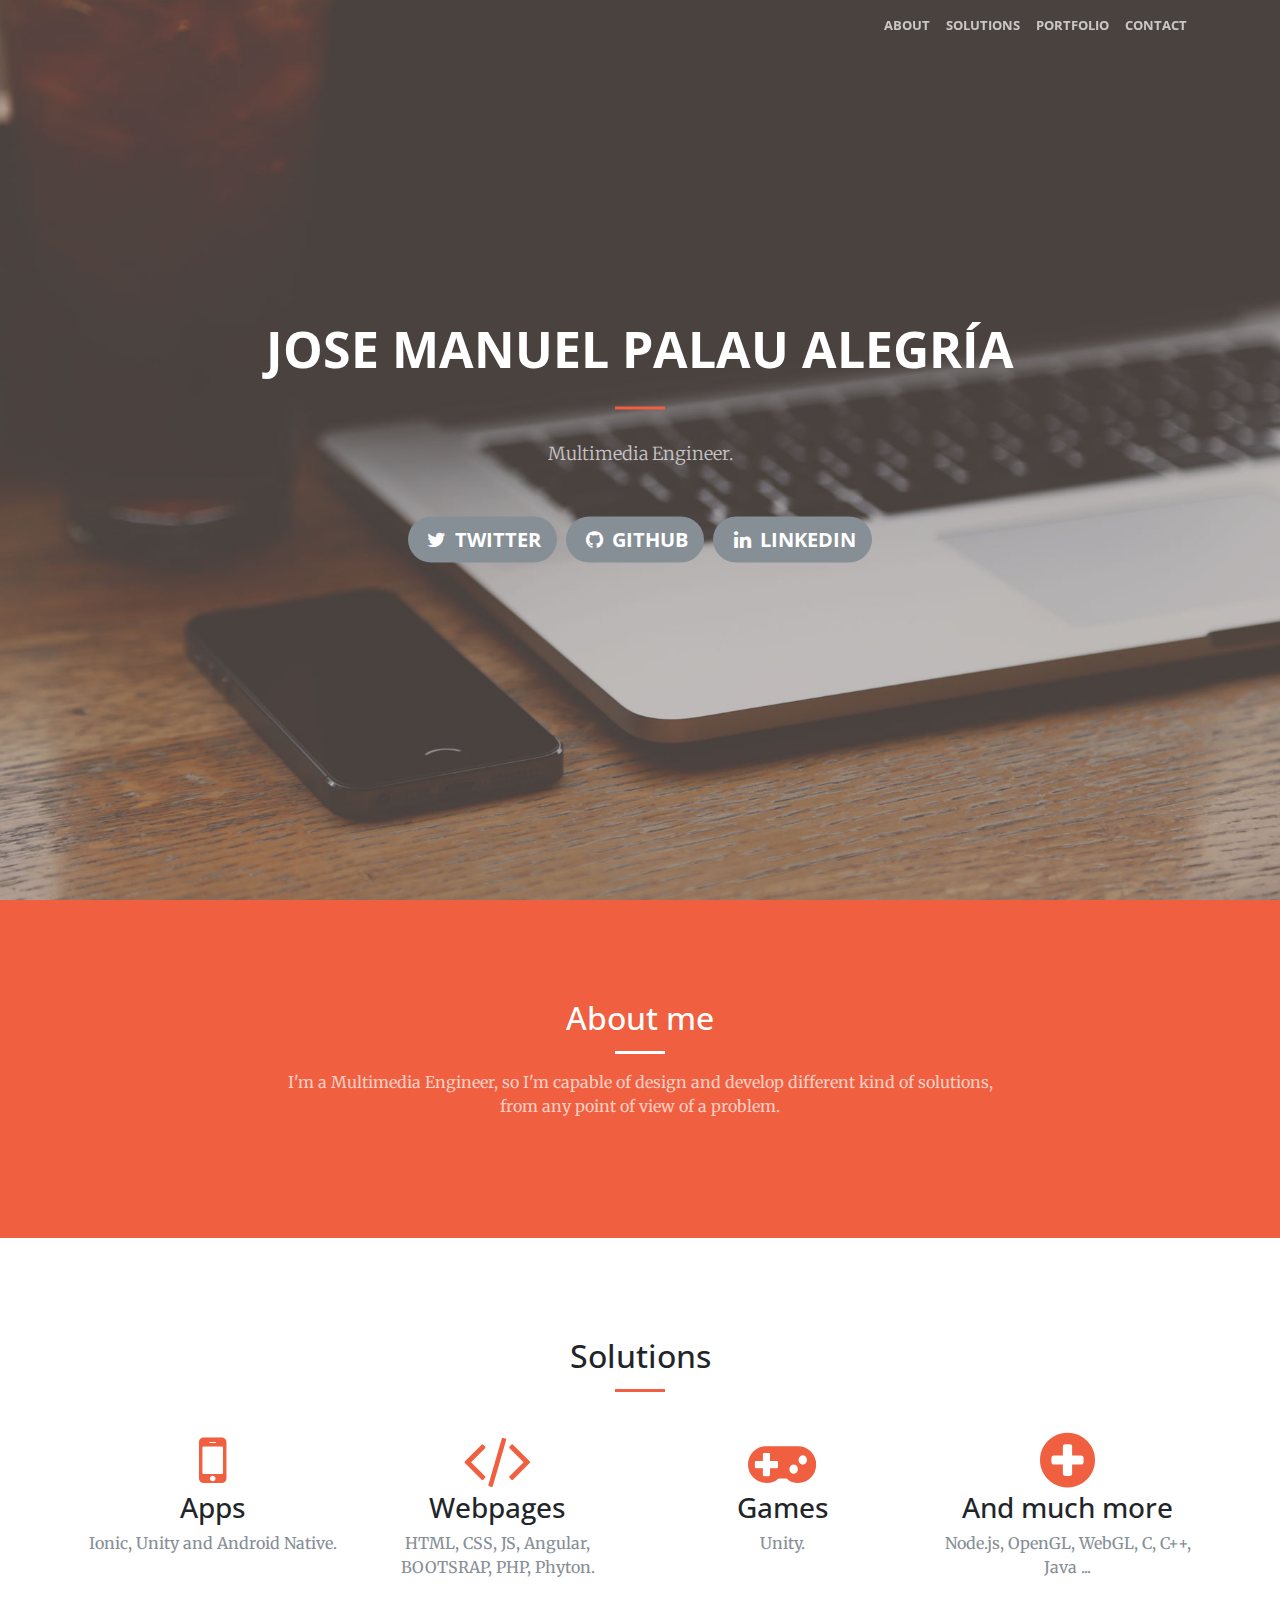
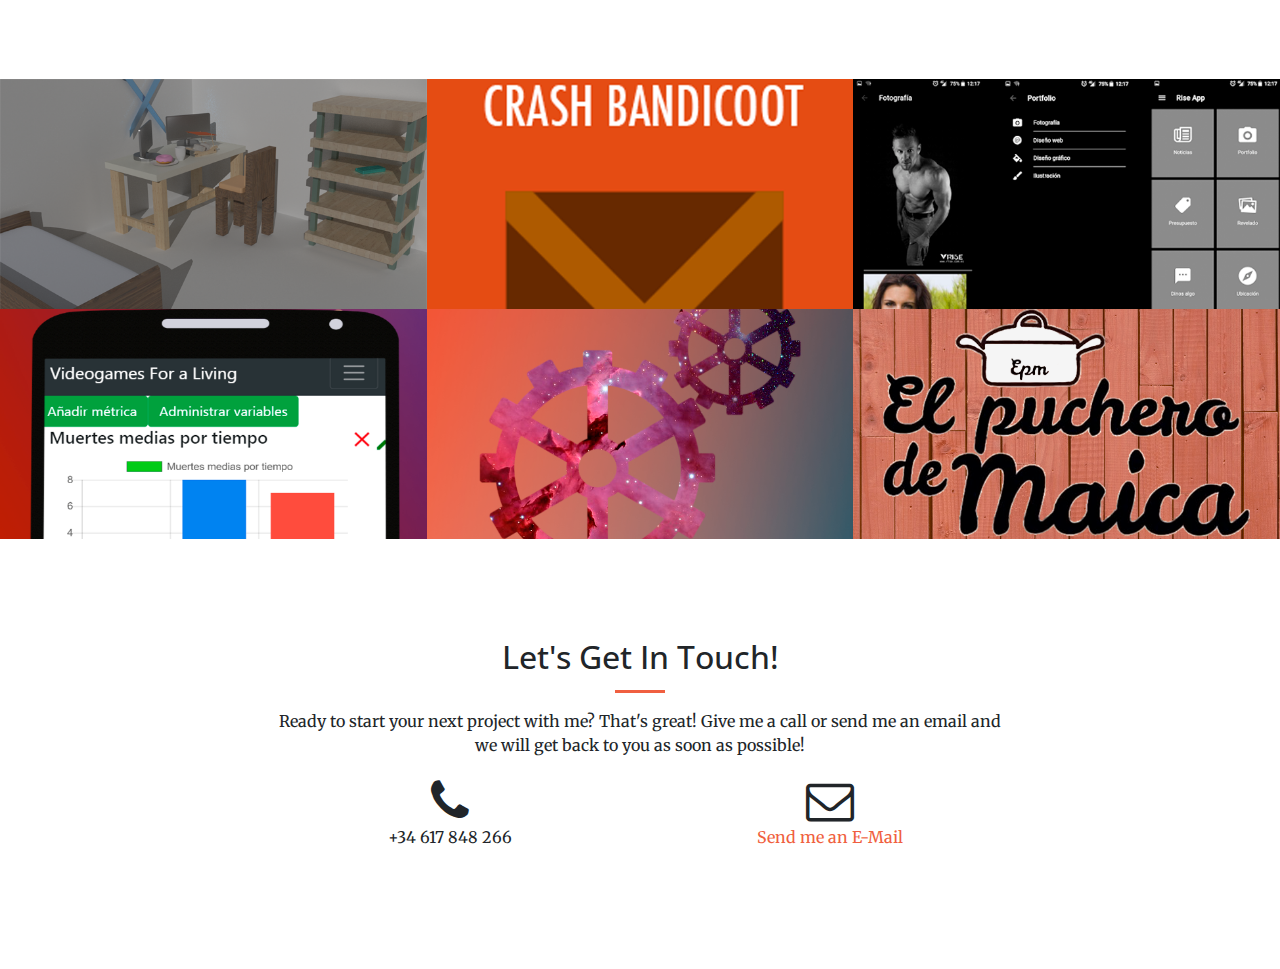
<file: index.html>
<!DOCTYPE html>
<html lang="en">

<head>

  <meta charset="utf-8">
  <meta name="viewport" content="width=device-width, initial-scale=1, shrink-to-fit=no">
  <meta name="description" content="">
  <meta name="author" content="">

  <title>Jose Manuel Palau Alegría</title>

  <!-- Bootstrap core CSS -->
  <link href="vendor/bootstrap/css/bootstrap.min.css" rel="stylesheet">

  <!-- Custom fonts for this template -->
  <link href="vendor/font-awesome/css/font-awesome.min.css" rel="stylesheet" type="text/css">
  <link href='https://fonts.googleapis.com/css?family=Open+Sans:300italic,400italic,600italic,700italic,800italic,400,300,600,700,800'
    rel='stylesheet' type='text/css'>
  <link href='https://fonts.googleapis.com/css?family=Merriweather:400,300,300italic,400italic,700,700italic,900,900italic'
    rel='stylesheet' type='text/css'>

  <!-- Plugin CSS -->
  <link href="vendor/magnific-popup/magnific-popup.css" rel="stylesheet">

  <!-- Custom styles for this template -->
  <link href="css/creative.min.css" rel="stylesheet">

</head>

<body id="page-top">

  <!-- Navigation -->
  <nav class="navbar navbar-expand-lg navbar-light fixed-top" id="mainNav">
    <div class="container">
      <button class="navbar-toggler navbar-toggler-right" type="button" data-toggle="collapse" data-target="#navbarResponsive"
        aria-controls="navbarResponsive" aria-expanded="false" aria-label="Toggle navigation">
        <span class="navbar-toggler-icon"></span>
      </button>
      <div class="collapse navbar-collapse" id="navbarResponsive">
        <ul class="navbar-nav ml-auto">
          <li class="nav-item">
            <a class="nav-link js-scroll-trigger" href="#about">About</a>
          </li>
          <li class="nav-item">
            <a class="nav-link js-scroll-trigger" href="#services">Solutions</a>
          </li>
          <li class="nav-item">
            <a class="nav-link js-scroll-trigger" href="#portfolio">Portfolio</a>
          </li>
          <li class="nav-item">
            <a class="nav-link js-scroll-trigger" href="#contact">Contact</a>
          </li>
        </ul>
      </div>
    </div>
  </nav>

  <header class="masthead">
    <div class="header-content">
      <div class="header-content-inner">
        <h1 id="homeHeading">Jose Manuel Palau Alegría</h1>
        <hr>
        <p>Multimedia Engineer.</p>
        <ul class="list-inline intro-social-buttons">
          <li class="list-inline-item">
            <a target="_blank" href="https://twitter.com/palau_alegria" class="btn btn-secondary btn-lg">
              <i class="fa fa-twitter fa-fw"></i>
              <span class="network-name">Twitter</span>
            </a>
          </li>
          <li class="list-inline-item">
            <a target="_blank" href="https://github.com/palgria" class="btn btn-secondary btn-lg">
              <i class="fa fa-github fa-fw"></i>
              <span class="network-name">Github</span>
            </a>
          </li>
          <li class="list-inline-item">
            <a target="_blank" href="https://www.linkedin.com/in/jose-manuel-palau-alegr%C3%ADa-34025b138/" class="btn btn-secondary btn-lg">
              <i class="fa fa-linkedin fa-fw"></i>
              <span class="network-name">Linkedin</span>
            </a>
          </li>
        </ul>
      </div>
    </div>
  </header>

  <section class="bg-primary" id="about">
    <div class="container">
      <div class="row">
        <div class="col-lg-8 mx-auto text-center">
          <h2 class="section-heading text-white">About me</h2>
          <hr class="light">
          <p class="text-faded">I'm a Multimedia Engineer, so I'm capable of design and develop different kind of solutions, from any point of view of a problem. </p>

        </div>
      </div>
    </div>
  </section>

  <section id="services">
    <div class="container">
      <div class="row">
        <div class="col-lg-12 text-center">
          <h2 class="section-heading">Solutions</h2>
          <hr class="primary">
        </div>
      </div>
    </div>
    <div class="container">
      <div class="row">
        <div class="col-lg-3 col-md-6 text-center">
          <div class="service-box">
            <i class="fa fa-4x fa-mobile text-primary sr-icons"></i>
            <h3>Apps</h3>
            <p class="text-muted">Ionic, Unity and Android Native.</p>
          </div>
        </div>
        <div class="col-lg-3 col-md-6 text-center">
          <div class="service-box">
            <i class="fa fa-4x fa-code text-primary sr-icons"></i>
            <h3>Webpages</h3>
            <p class="text-muted">HTML, CSS, JS, Angular, BOOTSRAP, PHP, Phyton.</p>
          </div>
        </div>
        <div class="col-lg-3 col-md-6 text-center">
          <div class="service-box">
            <i class="fa fa-4x fa-gamepad text-primary sr-icons"></i>
            <h3>Games</h3>
            <p class="text-muted">Unity.</p>
          </div>
        </div>
        <div class="col-lg-3 col-md-6 text-center">
          <div class="service-box">
            <i class="fa fa-4x fa-plus-circle text-primary sr-icons"></i>
            <h3>And much more</h3>
            <p class="text-muted">Node.js, OpenGL, WebGL, C, C++, Java ...</p>
          </div>
        </div>
      </div>
    </div>
  </section>

  <section class="p-0" id="portfolio">
    <div class="container-fluid">
      <div class="row no-gutter popup-gallery">
        <div class="col-lg-4 col-sm-6">
          <a class="portfolio-box" href="habitacion3d.html">
            <img class="img-fluid" src="img/portfolio/thumbnails/habitacion3d.png" alt="">
            <div class="portfolio-box-caption">
              <div class="portfolio-box-caption-content">
                <div class="project-category text-faded">
                  Computer Graphics
                </div>
                <div class="project-name">
                  3D room and other assets
                </div>
              </div>
            </div>
          </a>
        </div>
        <div class="col-lg-4 col-sm-6">
          <a class="portfolio-box" href="minimalistposters.html">
            <img class="img-fluid" src="img/portfolio/thumbnails/crashMinimalista.png" alt="">
            <div class="portfolio-box-caption">
              <div class="portfolio-box-caption-content">
                <div class="project-category text-faded">
                  Graphic Design
                </div>
                <div class="project-name">
                  Minimalist posters
                </div>
              </div>
            </div>
          </a>
        </div>
        <div class="col-lg-4 col-sm-6">
          <a class="portfolio-box" href="riseapp.html">
            <img class="img-fluid" src="img/portfolio/thumbnails/rise.png" alt="">
            <div class="portfolio-box-caption">
              <div class="portfolio-box-caption-content">
                <div class="project-category text-faded">
                  Rise Creative Studio
                </div>
                <div class="project-name">
                  Ionic App for the studio
                </div>
              </div>
            </div>
          </a>
        </div>
        <div class="col-lg-4 col-sm-6">
          <a class="portfolio-box" href="videogames.html">
            <img class="img-fluid" src="img/portfolio/thumbnails/videogames2.png" alt="">
            <div class="portfolio-box-caption">
              <div class="portfolio-box-caption-content">
                <div class="project-category text-faded">
                  Videogames for a living
                </div>
                <div class="project-name">
                  Metric system for videogames
                </div>
              </div>
            </div>
          </a>
        </div>
        <div class="col-lg-4 col-sm-6">
          <a class="portfolio-box" href="other.html">
            <img class="img-fluid" src="img/portfolio/thumbnails/gears3.png" alt="">
            <div class="portfolio-box-caption">
              <div class="portfolio-box-caption-content">
                <div class="project-category text-faded">
                  Other projects
                </div>

              </div>
            </div>
          </a>
        </div>
        <div class="col-lg-4 col-sm-6">
          <a class="portfolio-box" href="maica.html">
            <img class="img-fluid" src="img/portfolio/thumbnails/maica.png" alt="">
            <div class="portfolio-box-caption">
              <div class="portfolio-box-caption-content">
                <div class="project-category text-faded">
                  El puchero de Maica
                </div>
                <div class="project-name">
                  Food House Manager
                </div>
              </div>
            </div>
          </a>
        </div>
      </div>
    </div>
  </section>


  <section id="contact">
    <div class="container">
      <div class="row">
        <div class="col-lg-8 mx-auto text-center">
          <h2 class="section-heading">Let's Get In Touch!</h2>
          <hr class="primary">
          <p>Ready to start your next project with me? That's great! Give me a call or send me an email and we will get back
            to you as soon as possible!</p>
        </div>
      </div>
      <div class="row">
        <div class="col-lg-4 ml-auto text-center">
          <i class="fa fa-phone fa-3x sr-contact"></i>
          <p>+34 617 848 266</p>
        </div>
        <div class="col-lg-4 mr-auto text-center">
          <i class="fa fa-envelope-o fa-3x sr-contact"></i>
          <p>
            <a href="mailto:your-palaualegriaosemanuel@gmail.com">Send me an E-Mail</a>
          </p>
        </div>
      </div>
    </div>
  </section>

  <!-- Bootstrap core JavaScript -->
  <script src="vendor/jquery/jquery.min.js"></script>
  <script src="vendor/popper/popper.min.js"></script>
  <script src="vendor/bootstrap/js/bootstrap.min.js"></script>

  <!-- Plugin JavaScript -->
  <script src="vendor/jquery-easing/jquery.easing.min.js"></script>
  <script src="vendor/scrollreveal/scrollreveal.min.js"></script>
  <script src="vendor/magnific-popup/jquery.magnific-popup.min.js"></script>

  <!-- Custom scripts for this template -->
  <script src="js/creative.js"></script>

</body>

</html>
</file>
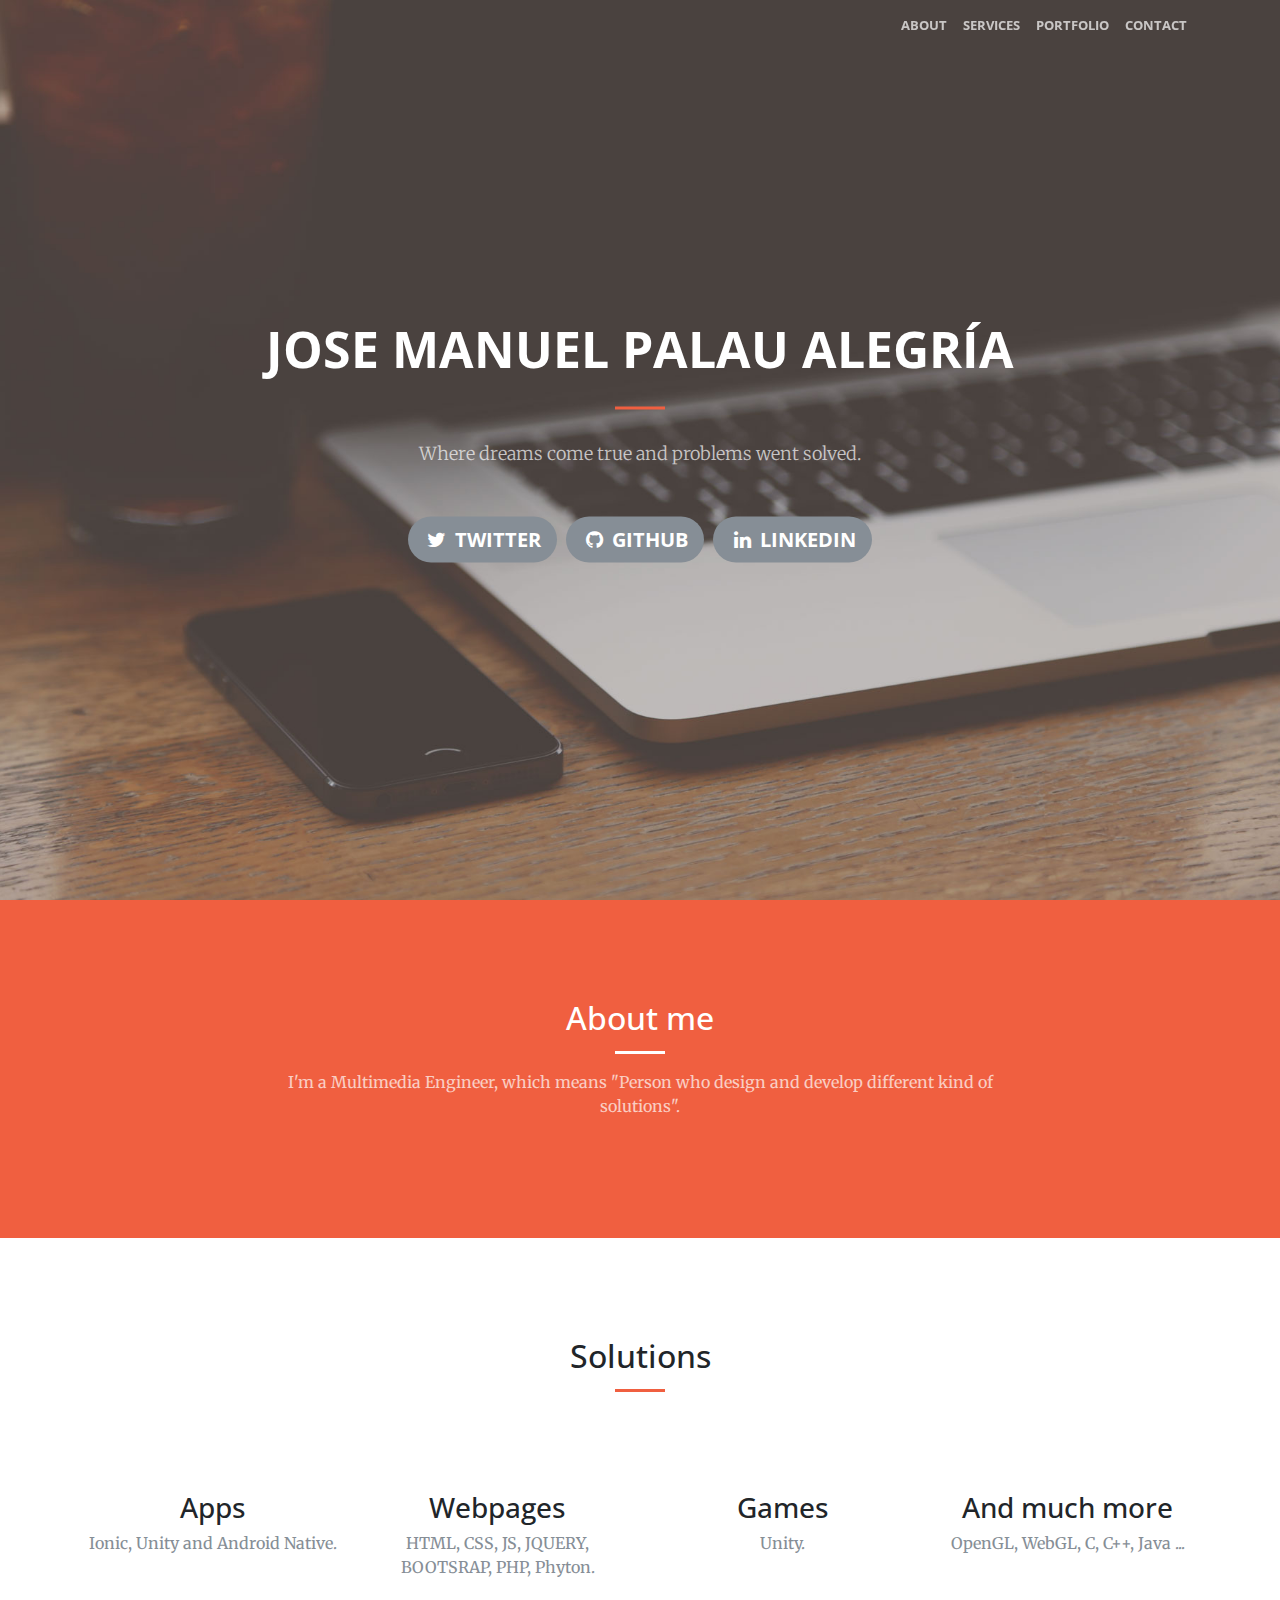
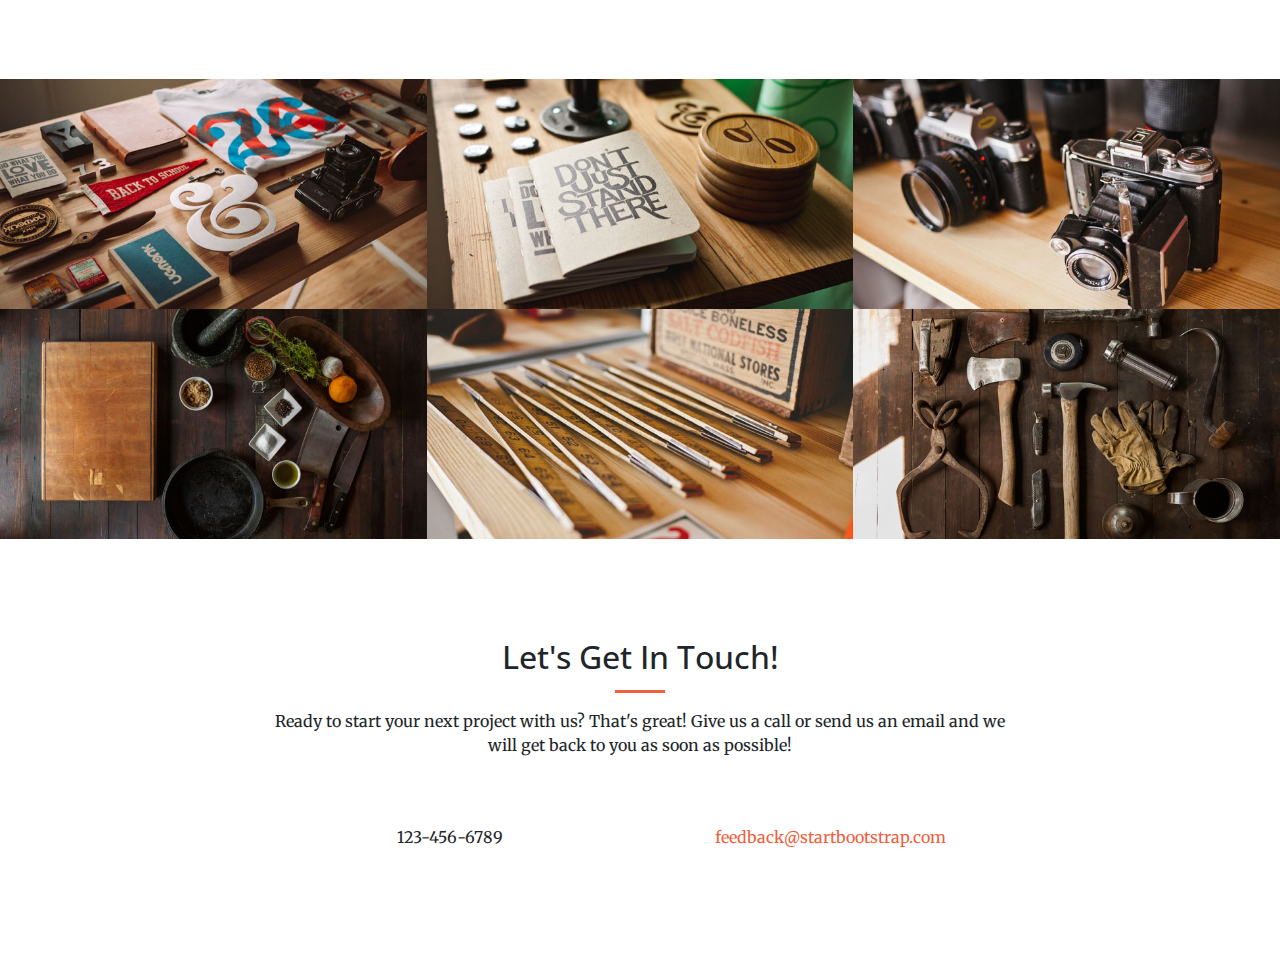
<file: Index/index.html>
<!DOCTYPE html>
<html lang="en">

  <head>

    <meta charset="utf-8">
    <meta name="viewport" content="width=device-width, initial-scale=1, shrink-to-fit=no">
    <meta name="description" content="">
    <meta name="author" content="">

    <title>JMPA Portfolio</title>

    <!-- Bootstrap core CSS -->
    <link href="vendor/bootstrap/css/bootstrap.min.css" rel="stylesheet">

    <!-- Custom fonts for this template -->
    <link href="vendor/font-awesome/css/font-awesome.min.css" rel="stylesheet" type="text/css">
    <link href='https://fonts.googleapis.com/css?family=Open+Sans:300italic,400italic,600italic,700italic,800italic,400,300,600,700,800' rel='stylesheet' type='text/css'>
    <link href='https://fonts.googleapis.com/css?family=Merriweather:400,300,300italic,400italic,700,700italic,900,900italic' rel='stylesheet' type='text/css'>

    <!-- Plugin CSS -->
    <link href="vendor/magnific-popup/magnific-popup.css" rel="stylesheet">

    <!-- Custom styles for this template -->
    <link href="css/creative.min.css" rel="stylesheet">

  </head>

  <body id="page-top">

    <!-- Navigation -->
    <nav class="navbar navbar-expand-lg navbar-light fixed-top" id="mainNav">
      <div class="container">
        <button class="navbar-toggler navbar-toggler-right" type="button" data-toggle="collapse" data-target="#navbarResponsive" aria-controls="navbarResponsive" aria-expanded="false" aria-label="Toggle navigation">
          <span class="navbar-toggler-icon"></span>
        </button>
        <div class="collapse navbar-collapse" id="navbarResponsive">
          <ul class="navbar-nav ml-auto">
            <li class="nav-item">
              <a class="nav-link js-scroll-trigger" href="#about">About</a>
            </li>
            <li class="nav-item">
              <a class="nav-link js-scroll-trigger" href="#services">Services</a>
            </li>
            <li class="nav-item">
              <a class="nav-link js-scroll-trigger" href="#portfolio">Portfolio</a>
            </li>
            <li class="nav-item">
              <a class="nav-link js-scroll-trigger" href="#contact">Contact</a>
            </li>
          </ul>
        </div>
      </div>
    </nav>

    <header class="masthead">
      <div class="header-content">
        <div class="header-content-inner">
          <h1 id="homeHeading">Jose Manuel Palau Alegría</h1>
          <hr>
          <p>Where dreams come true and problems went solved.</p>
          <ul class="list-inline intro-social-buttons">
            <li class="list-inline-item">
              <a href="#" class="btn btn-secondary btn-lg">
                <i class="fa fa-twitter fa-fw"></i>
                <span class="network-name">Twitter</span>
              </a>
            </li>
            <li class="list-inline-item">
              <a href="#" class="btn btn-secondary btn-lg">
                <i class="fa fa-github fa-fw"></i>
                <span class="network-name">Github</span>
              </a>
            </li>
            <li class="list-inline-item">
              <a href="#" class="btn btn-secondary btn-lg">
                <i class="fa fa-linkedin fa-fw"></i>
                <span class="network-name">Linkedin</span>
              </a>
            </li>
          </ul>
        </div>
      </div>
    </header>

    <section class="bg-primary" id="about">
      <div class="container">
        <div class="row">
          <div class="col-lg-8 mx-auto text-center">
            <h2 class="section-heading text-white">About me</h2>
            <hr class="light">
            <p class="text-faded">I'm a Multimedia Engineer, which means "Person who design and develop different kind of solutions".  </p>

          </div>
        </div>
      </div>
    </section>

    <section id="services">
      <div class="container">
        <div class="row">
          <div class="col-lg-12 text-center">
            <h2 class="section-heading">Solutions</h2>
            <hr class="primary">
          </div>
        </div>
      </div>
      <div class="container">
        <div class="row">
          <div class="col-lg-3 col-md-6 text-center">
            <div class="service-box">
              <i class="fa fa-4x fa-mobile text-primary sr-icons"></i>
              <h3>Apps</h3>
              <p class="text-muted">Ionic, Unity and Android Native.</p>
            </div>
          </div>
          <div class="col-lg-3 col-md-6 text-center">
            <div class="service-box">
              <i class="fa fa-4x fa-code text-primary sr-icons"></i>
              <h3>Webpages</h3>
              <p class="text-muted">HTML, CSS, JS, JQUERY, BOOTSRAP, PHP, Phyton.</p>
            </div>
          </div>
          <div class="col-lg-3 col-md-6 text-center">
            <div class="service-box">
              <i class="fa fa-4x fa-gamepad text-primary sr-icons"></i>
              <h3>Games</h3>
              <p class="text-muted">Unity.</p>
            </div>
          </div>
          <div class="col-lg-3 col-md-6 text-center">
            <div class="service-box">
              <i class="fa fa-4x fa-plus-circle text-primary sr-icons"></i>
              <h3>And much more</h3>
              <p class="text-muted">OpenGL, WebGL, C, C++, Java ...</p>
            </div>
          </div>
        </div>
      </div>
    </section>

    <section class="p-0" id="portfolio">
      <div class="container-fluid">
        <div class="row no-gutter popup-gallery">
          <div class="col-lg-4 col-sm-6">
            <a class="portfolio-box" href="img/portfolio/fullsize/1.jpg">
              <img class="img-fluid" src="img/portfolio/thumbnails/1.jpg" alt="">
              <div class="portfolio-box-caption">
                <div class="portfolio-box-caption-content">
                  <div class="project-category text-faded">
                    Category
                  </div>
                  <div class="project-name">
                    Project Name
                  </div>
                </div>
              </div>
            </a>
          </div>
          <div class="col-lg-4 col-sm-6">
            <a class="portfolio-box" href="img/portfolio/fullsize/2.jpg">
              <img class="img-fluid" src="img/portfolio/thumbnails/2.jpg" alt="">
              <div class="portfolio-box-caption">
                <div class="portfolio-box-caption-content">
                  <div class="project-category text-faded">
                    Category
                  </div>
                  <div class="project-name">
                    Project Name
                  </div>
                </div>
              </div>
            </a>
          </div>
          <div class="col-lg-4 col-sm-6">
            <a class="portfolio-box" href="img/portfolio/fullsize/3.jpg">
              <img class="img-fluid" src="img/portfolio/thumbnails/3.jpg" alt="">
              <div class="portfolio-box-caption">
                <div class="portfolio-box-caption-content">
                  <div class="project-category text-faded">
                    Category
                  </div>
                  <div class="project-name">
                    Project Name
                  </div>
                </div>
              </div>
            </a>
          </div>
          <div class="col-lg-4 col-sm-6">
            <a class="portfolio-box" href="img/portfolio/fullsize/4.jpg">
              <img class="img-fluid" src="img/portfolio/thumbnails/4.jpg" alt="">
              <div class="portfolio-box-caption">
                <div class="portfolio-box-caption-content">
                  <div class="project-category text-faded">
                    Category
                  </div>
                  <div class="project-name">
                    Project Name
                  </div>
                </div>
              </div>
            </a>
          </div>
          <div class="col-lg-4 col-sm-6">
            <a class="portfolio-box" href="img/portfolio/fullsize/5.jpg">
              <img class="img-fluid" src="img/portfolio/thumbnails/5.jpg" alt="">
              <div class="portfolio-box-caption">
                <div class="portfolio-box-caption-content">
                  <div class="project-category text-faded">
                    Category
                  </div>
                  <div class="project-name">
                    Project Name
                  </div>
                </div>
              </div>
            </a>
          </div>
          <div class="col-lg-4 col-sm-6">
            <a class="portfolio-box" href="img/portfolio/fullsize/6.jpg">
              <img class="img-fluid" src="img/portfolio/thumbnails/6.jpg" alt="">
              <div class="portfolio-box-caption">
                <div class="portfolio-box-caption-content">
                  <div class="project-category text-faded">
                    Category
                  </div>
                  <div class="project-name">
                    Project Name
                  </div>
                </div>
              </div>
            </a>
          </div>
        </div>
      </div>
    </section>


    <section id="contact">
      <div class="container">
        <div class="row">
          <div class="col-lg-8 mx-auto text-center">
            <h2 class="section-heading">Let's Get In Touch!</h2>
            <hr class="primary">
            <p>Ready to start your next project with us? That's great! Give us a call or send us an email and we will get back to you as soon as possible!</p>
          </div>
        </div>
        <div class="row">
          <div class="col-lg-4 ml-auto text-center">
            <i class="fa fa-phone fa-3x sr-contact"></i>
            <p>123-456-6789</p>
          </div>
          <div class="col-lg-4 mr-auto text-center">
            <i class="fa fa-envelope-o fa-3x sr-contact"></i>
            <p>
              <a href="mailto:your-email@your-domain.com">feedback@startbootstrap.com</a>
            </p>
          </div>
        </div>
      </div>
    </section>

    <!-- Bootstrap core JavaScript -->
    <script src="vendor/jquery/jquery.min.js"></script>
    <script src="vendor/popper/popper.min.js"></script>
    <script src="vendor/bootstrap/js/bootstrap.min.js"></script>

    <!-- Plugin JavaScript -->
    <script src="vendor/jquery-easing/jquery.easing.min.js"></script>
    <script src="vendor/scrollreveal/scrollreveal.min.js"></script>
    <script src="vendor/magnific-popup/jquery.magnific-popup.min.js"></script>

    <!-- Custom scripts for this template -->
    <script src="js/creative.min.js"></script>

  </body>

</html>
</file>
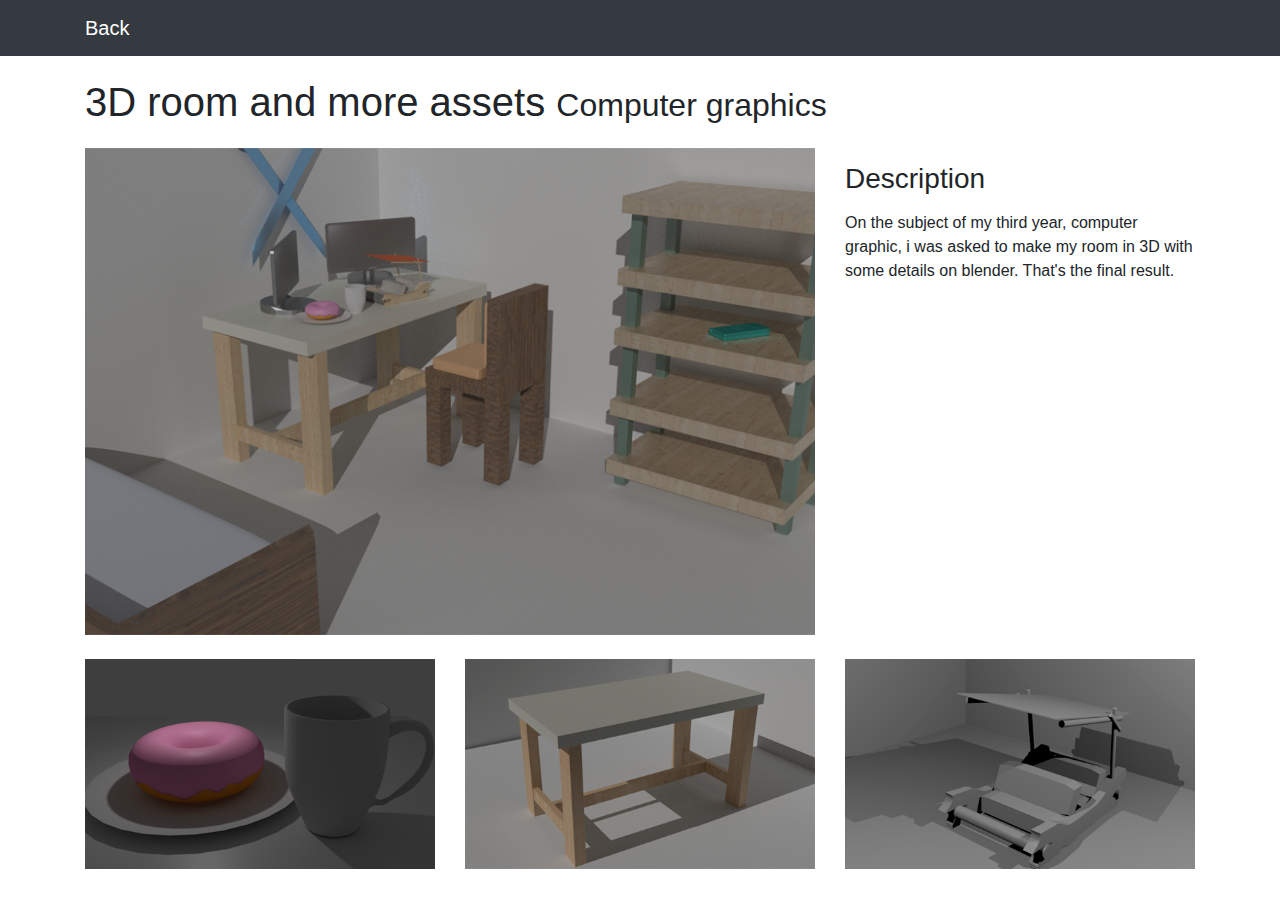
<file: habitacion3d.html>
<!DOCTYPE html>
<html lang="en">

  <head>

    <meta charset="utf-8">
    <meta name="viewport" content="width=device-width, initial-scale=1, shrink-to-fit=no">
    <meta name="description" content="">
    <meta name="author" content="">

    <title>3D Room</title>

    <!-- Bootstrap core CSS -->
    <link href="vendor/bootstrap/css/bootstrap.min.css" rel="stylesheet">

    <!-- Custom styles for this template -->
    <link href="css/portfolio-item.css" rel="stylesheet">

  </head>

  <body>

    <!-- Navigation -->
    <nav class="navbar navbar-expand-lg navbar-dark bg-dark fixed-top">
      <div class="container">
        <a class="navbar-brand" href="index.html">Back</a>
        <button class="navbar-toggler" type="button" data-toggle="collapse" data-target="#navbarResponsive" aria-controls="navbarResponsive" aria-expanded="false" aria-label="Toggle navigation">
          <span class="navbar-toggler-icon"></span>
        </button>

      </div>
    </nav>

    <!-- Page Content -->
    <div class="container">

      <!-- Portfolio Item Heading -->
      <h1 class="my-4">3D room and more assets
        <small>Computer graphics</small>
      </h1>

      <!-- Portfolio Item Row -->
      <div class="row">

        <div class="col-md-8">
          <img class="img-fluid" src="img/portfolio/room3d/habitacion3d.png" alt="">
        </div>

        <div class="col-md-4">
          <h3 class="my-3">Description</h3>
          <p>On the subject of my third year, computer graphic, i was asked to make my room in 3D with some details on blender. That's the final result.</p>
        </div>

      </div>
      <!-- /.row -->

      <br>
      <div class="row">

        <div class="col-md-4 col-sm-6 mb-4">
          <a href="#">
            <img class="img-fluid" src="img/portfolio/room3d/dounttaza.png" alt="">
          </a>
        </div>

        <div class="col-md-4 col-sm-6 mb-4">
          <a href="#">
            <img class="img-fluid" src="img/portfolio/room3d/mesa.png" alt="">
          </a>
        </div>

        <div class="col-md-4 col-sm-6 mb-4">
          <a href="#">
            <img class="img-fluid" src="img/portfolio/room3d/flintsones.png" alt="">
          </a>
        </div>



      </div>
      <!-- /.row -->

    </div>
    <!-- /.container -->



    <!-- Bootstrap core JavaScript -->
    <script src="vendor/jquery/jquery.min.js"></script>
    <script src="vendor/popper/popper.min.js"></script>
    <script src="vendor/bootstrap/js/bootstrap.min.js"></script>

  </body>

</html>
</file>
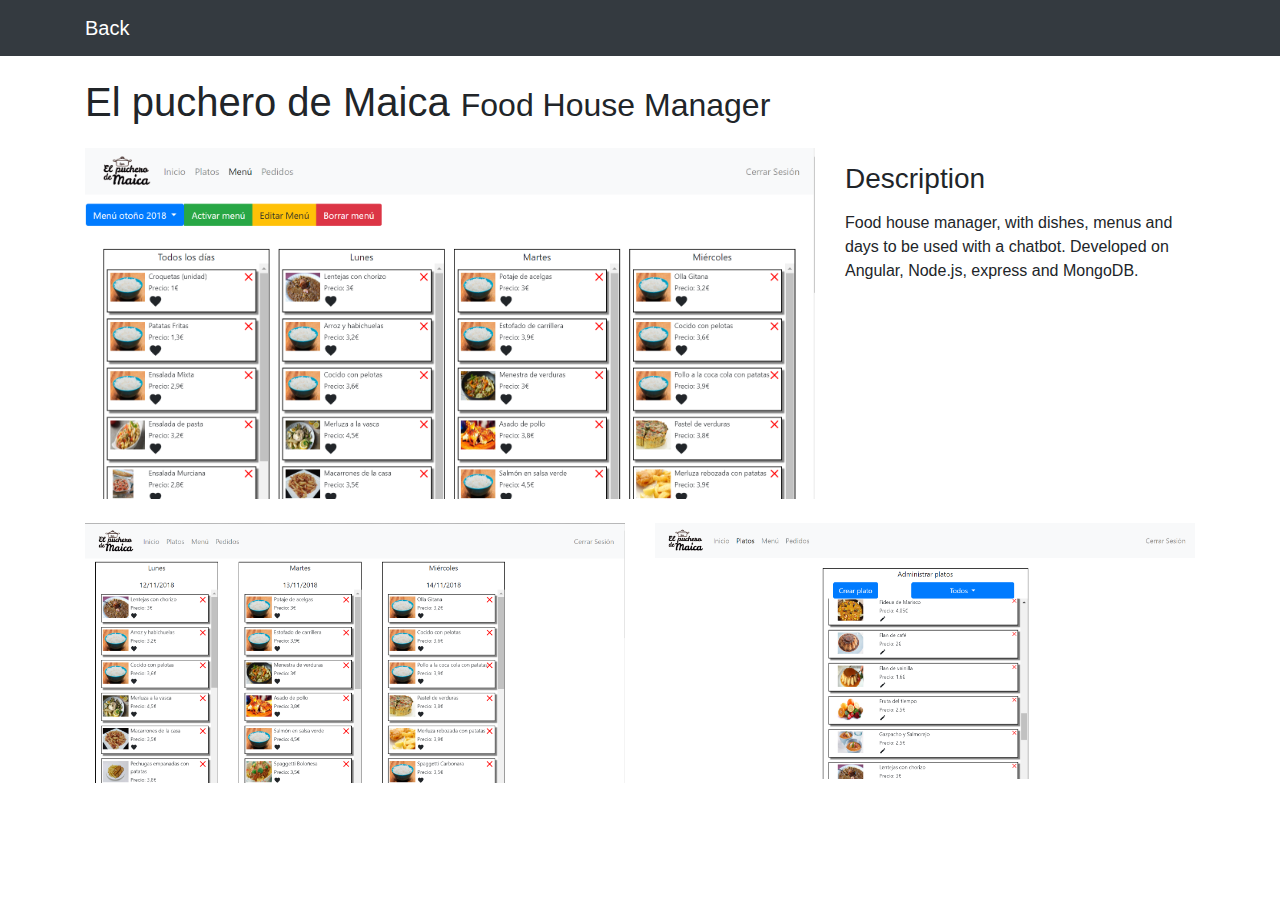
<file: maica.html>
<!DOCTYPE html>
<html lang="en">

  <head>

    <meta charset="utf-8">
    <meta name="viewport" content="width=device-width, initial-scale=1, shrink-to-fit=no">
    <meta name="description" content="">
    <meta name="author" content="">

    <title>Maica</title>

    <!-- Bootstrap core CSS -->
    <link href="vendor/bootstrap/css/bootstrap.min.css" rel="stylesheet">

    <!-- Custom styles for this template -->
    <link href="css/portfolio-item.css" rel="stylesheet">

  </head>

  <body>

    <!-- Navigation -->
    <nav class="navbar navbar-expand-lg navbar-dark bg-dark fixed-top">
      <div class="container">
        <a class="navbar-brand" href="index.html">Back</a>
        <button class="navbar-toggler" type="button" data-toggle="collapse" data-target="#navbarResponsive" aria-controls="navbarResponsive" aria-expanded="false" aria-label="Toggle navigation">
          <span class="navbar-toggler-icon"></span>
        </button>

      </div>
    </nav>

    <!-- Page Content -->
    <div class="container">

      <!-- Portfolio Item Heading -->
      <h1 class="my-4">El puchero de Maica
        <small>Food House Manager</small>
      </h1>

      <!-- Portfolio Item Row -->
      <div class="row">


        <div class="col-md-8">
          <img class="img-fluid" src="img/portfolio/Maica/2.png" alt="">
        </div>

        <div class="col-md-4">
          <h3 class="my-3">Description</h3>
          Food house manager, with dishes, menus and days to be used with a chatbot. Developed on Angular, Node.js, express and MongoDB.
        </div>
      </div>
      <!-- /.row -->

      <br>
      <div class="row">

        <div class="col-md-6 col-sm-6 mb-6">
          <a href="#">
            <img class="img-fluid" src="img/portfolio/Maica/1.png" alt="">
          </a>
        </div>

        <div class="col-md-6 col-sm-6 mb-6">
          <a href="#">
            <img class="img-fluid" src="img/portfolio/Maica/3.png" alt="">
          </a>
        </div>
      </div>
      <!-- /.row -->

    </div>
    <!-- /.container -->



    <!-- Bootstrap core JavaScript -->
    <script src="vendor/jquery/jquery.min.js"></script>
    <script src="vendor/popper/popper.min.js"></script>
    <script src="vendor/bootstrap/js/bootstrap.min.js"></script>

  </body>

</html>
</file>
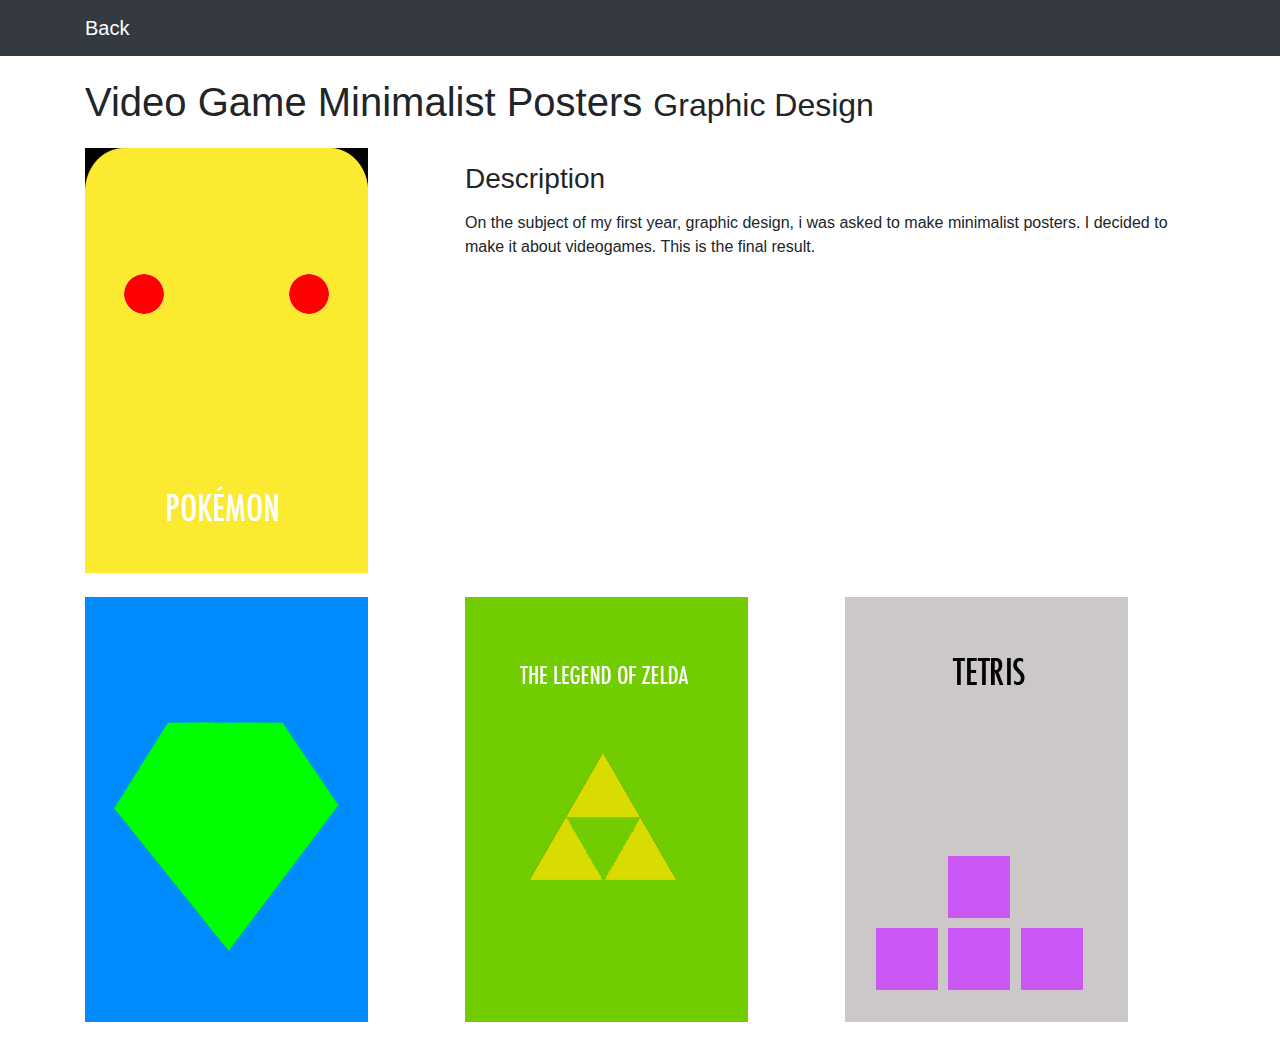
<file: minimalistposters.html>
<!DOCTYPE html>
<html lang="en">

  <head>

    <meta charset="utf-8">
    <meta name="viewport" content="width=device-width, initial-scale=1, shrink-to-fit=no">
    <meta name="description" content="">
    <meta name="author" content="">

    <title>Minimalist Posters</title>

    <!-- Bootstrap core CSS -->
    <link href="vendor/bootstrap/css/bootstrap.min.css" rel="stylesheet">

    <!-- Custom styles for this template -->
    <link href="css/portfolio-item.css" rel="stylesheet">

  </head>

  <body>

    <!-- Navigation -->
    <nav class="navbar navbar-expand-lg navbar-dark bg-dark fixed-top">
      <div class="container">
        <a class="navbar-brand" href="index.html">Back</a>
        <button class="navbar-toggler" type="button" data-toggle="collapse" data-target="#navbarResponsive" aria-controls="navbarResponsive" aria-expanded="false" aria-label="Toggle navigation">
          <span class="navbar-toggler-icon"></span>
        </button>

      </div>
    </nav>

    <!-- Page Content -->
    <div class="container">

      <!-- Portfolio Item Heading -->
      <h1 class="my-4">Video Game Minimalist Posters
        <small>Graphic Design</small>
      </h1>

      <!-- Portfolio Item Row -->
      <div class="row">

        <div class="col-md-4">
          <img class="img-fluid" src="img/portfolio/minmalist/pokemon_preview.png" alt="">
        </div>

        <div class="col-md-8">
          <h3 class="my-3">Description</h3>
          <p>On the subject of my first year, graphic design, i was asked to make minimalist posters. I decided to make it about videogames. This is the final result.</p>
        </div>

      </div>
      <!-- /.row -->

      <br>
      <div class="row">

        <div class="col-md-4 col-sm-6 mb-4">
          <a href="#">
            <img class="img-fluid" src="img/portfolio/minmalist/sonic_preview.png" alt="">
          </a>
        </div>

        <div class="col-md-4 col-sm-6 mb-4">
          <a href="#">
            <img class="img-fluid" src="img/portfolio/minmalist/zelda_preview.png" alt="">
          </a>
        </div>

        <div class="col-md-4 col-sm-6 mb-4">
          <a href="#">
            <img class="img-fluid" src="img/portfolio/minmalist/tetris_preview.png" alt="">
          </a>
        </div>



      </div>
      <!-- /.row -->

    </div>
    <!-- /.container -->



    <!-- Bootstrap core JavaScript -->
    <script src="vendor/jquery/jquery.min.js"></script>
    <script src="vendor/popper/popper.min.js"></script>
    <script src="vendor/bootstrap/js/bootstrap.min.js"></script>

  </body>

</html>
</file>
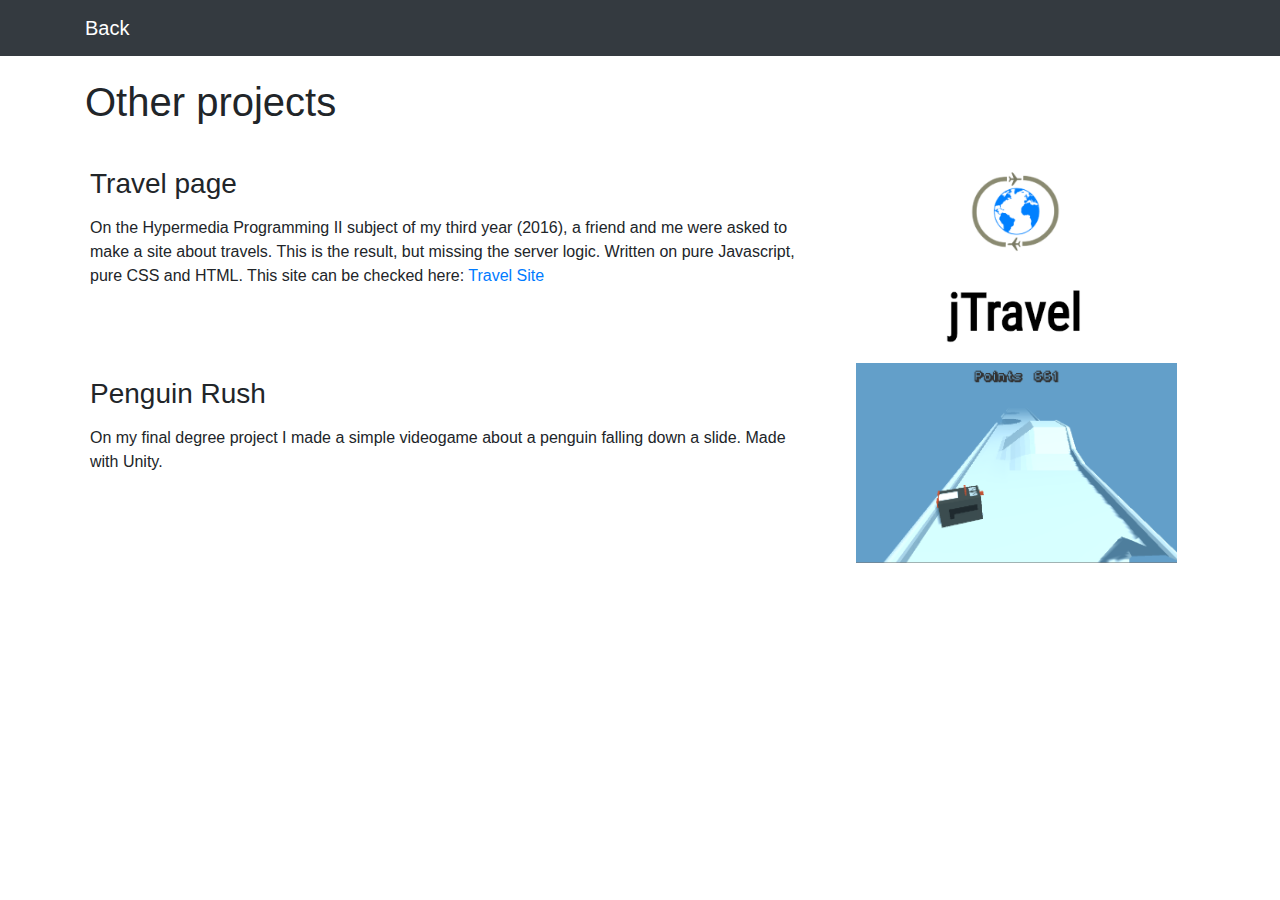
<file: other.html>
<!DOCTYPE html>
<html lang="en">

  <head>

    <meta charset="utf-8">
    <meta name="viewport" content="width=device-width, initial-scale=1, shrink-to-fit=no">
    <meta name="description" content="">
    <meta name="author" content="">

    <title>Other projects</title>

    <!-- Bootstrap core CSS -->
    <link href="vendor/bootstrap/css/bootstrap.min.css" rel="stylesheet">

    <!-- Custom styles for this template -->
    <link href="css/portfolio-item.css" rel="stylesheet">
    <link href="css/otherStyle.css" rel="stylesheet">

  </head>

  <body>

    <!-- Navigation -->
    <nav class="navbar navbar-expand-lg navbar-dark bg-dark fixed-top">
      <div class="container">
        <a class="navbar-brand" href="index.html">Back</a>
        <button class="navbar-toggler" type="button" data-toggle="collapse" data-target="#navbarResponsive" aria-controls="navbarResponsive" aria-expanded="false" aria-label="Toggle navigation">
          <span class="navbar-toggler-icon"></span>
        </button>

      </div>
    </nav>

    <!-- Page Content -->
    <div class="container">

      <!-- Portfolio Item Heading -->
      <h1 class="my-4">Other projects
      </h1>

      <!-- Portfolio Item Row -->
      <div class="row">

        <div class="col-sm-8">
            <h3 class="my-3">Travel page</h3>
            <p>On the Hypermedia Programming II subject of my third year (2016), a friend and me were asked to make a site about travels. This is the result, but missing the server logic. Written on pure Javascript, pure CSS and HTML. This site can be checked here: <a href="https://drmultimedio.github.io/practica2/buscar_viajes.html">Travel Site</a>
            </p>  
        </div>

        <div class="col-sm-4 sideimg">
            <a href="https://drmultimedio.github.io/practica2/buscar_viajes.html"><img src="img/portfolio/Other/jtravel.png" alt=""></a>
         
        </div>

      </div>
      <!-- /.row -->
      <div class="row">

          <div class="col-sm-8">
              <h3 class="my-3">Penguin Rush</h3>
              <p>On my final degree project I made a simple videogame about a penguin falling down a slide. Made with Unity.
          </div>
  
          <div class="col-sm-4 sideimg">
              <img src="img/portfolio/Other/penguin.png" alt="">
           
          </div>
  
        </div>
        <!-- /.row -->
  

    </div>
    <!-- /.container -->



    <!-- Bootstrap core JavaScript -->
    <script src="vendor/jquery/jquery.min.js"></script>
    <script src="vendor/popper/popper.min.js"></script>
    <script src="vendor/bootstrap/js/bootstrap.min.js"></script>

  </body>

</html>
</file>
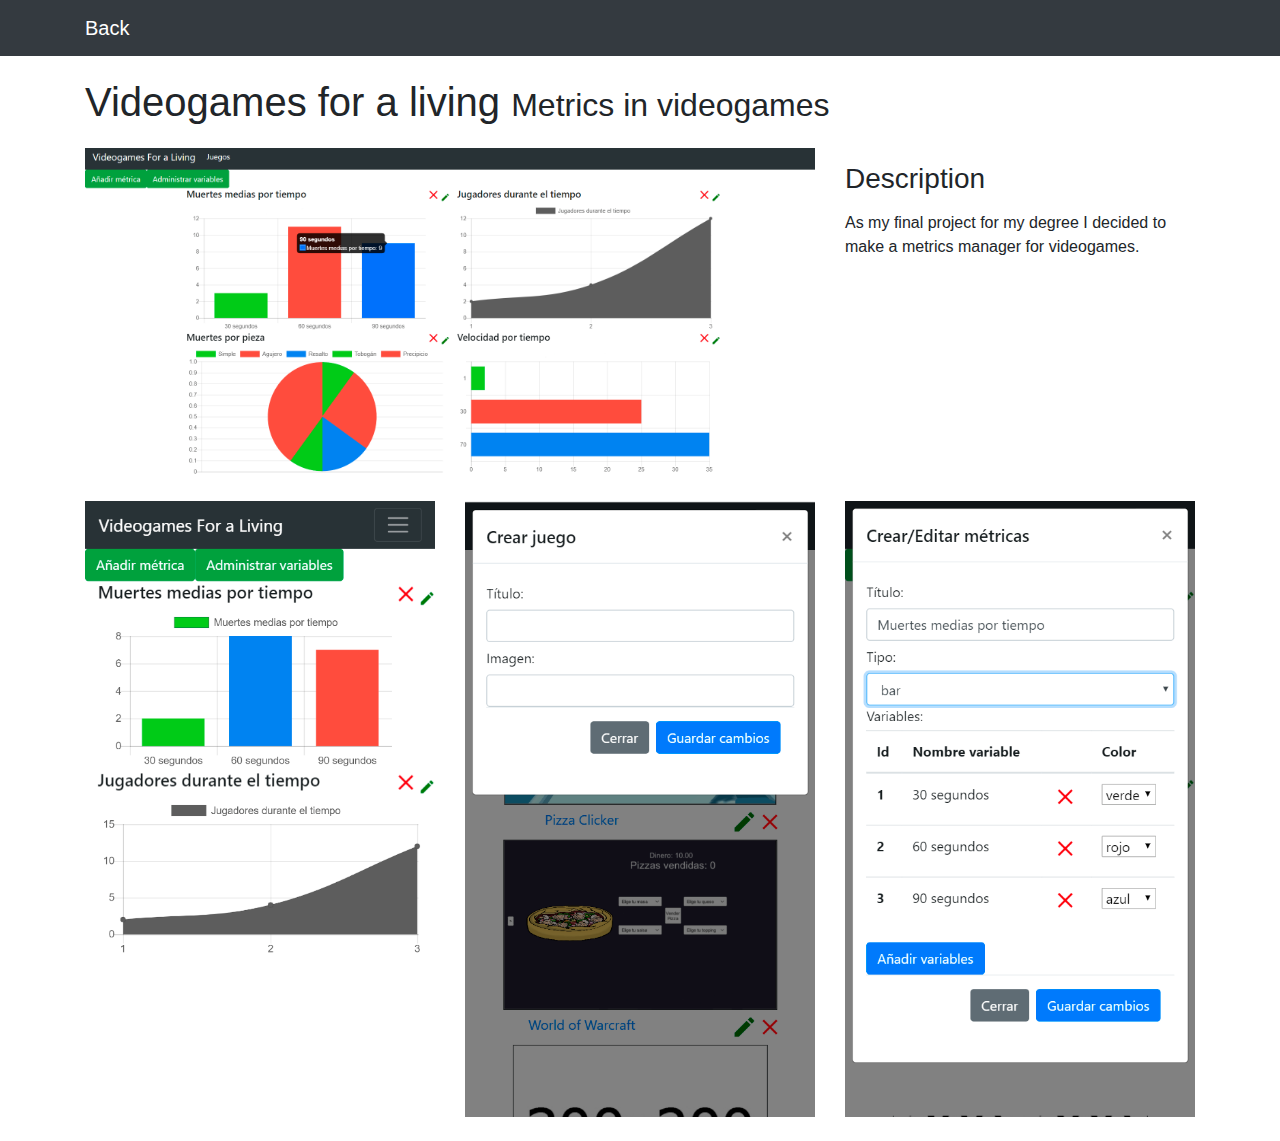
<file: videogames.html>
<!DOCTYPE html>
<html lang="en">

  <head>

    <meta charset="utf-8">
    <meta name="viewport" content="width=device-width, initial-scale=1, shrink-to-fit=no">
    <meta name="description" content="">
    <meta name="author" content="">

    <title>Videogames for a living</title>

    <!-- Bootstrap core CSS -->
    <link href="vendor/bootstrap/css/bootstrap.min.css" rel="stylesheet">

    <!-- Custom styles for this template -->
    <link href="css/portfolio-item.css" rel="stylesheet">

  </head>

  <body>

    <!-- Navigation -->
    <nav class="navbar navbar-expand-lg navbar-dark bg-dark fixed-top">
      <div class="container">
        <a class="navbar-brand" href="index.html">Back</a>
        <button class="navbar-toggler" type="button" data-toggle="collapse" data-target="#navbarResponsive" aria-controls="navbarResponsive" aria-expanded="false" aria-label="Toggle navigation">
          <span class="navbar-toggler-icon"></span>
        </button>

      </div>
    </nav>

    <!-- Page Content -->
    <div class="container">

      <!-- Portfolio Item Heading -->
      <h1 class="my-4">Videogames for a living
        <small>Metrics in videogames</small>
      </h1>

      <!-- Portfolio Item Row -->
      <div class="row">

        <div class="col-md-8">
          <img class="img-fluid" src="img/portfolio/videogames/big.png" alt="">
        </div>

        <div class="col-md-4">
          <h3 class="my-3">Description</h3>
          As my final project for my degree I decided to make a metrics manager for videogames.
        </div>



      </div>
      <!-- /.row -->

      <br>
      <div class="row">

        <div class="col-md-4 col-sm-6 mb-4">
          <a href="#">
            <img class="img-fluid" src="img/portfolio/videogames/1.png" alt="">
          </a>
        </div>

        <div class="col-md-4 col-sm-6 mb-4">
          <a href="#">
            <img class="img-fluid" src="img/portfolio/videogames/2.png" alt="">
          </a>
        </div>

        <div class="col-md-4 col-sm-6 mb-4">
          <a href="#">
            <img class="img-fluid" src="img/portfolio/videogames/3.png" alt="">
          </a>
        </div>



      </div>
      <!-- /.row -->

    </div>
    <!-- /.container -->



    <!-- Bootstrap core JavaScript -->
    <script src="vendor/jquery/jquery.min.js"></script>
    <script src="vendor/popper/popper.min.js"></script>
    <script src="vendor/bootstrap/js/bootstrap.min.js"></script>

  </body>

</html>
</file>
<file: css/otherStyle.css>
.date {
  font-size: 8px;
}
.sideimg > img , .sideimg > a > img{
  max-height: 200px;
}
.sideimg{
  text-align: center;
}
.row{ 
  padding: 5px;
}
</file>
<file: css/creative.min.css>
/*!
 * Start Bootstrap - Createive v4.0.0-beta (http://startbootstrap.com/template-overviews/creative)
 * Copyright 2013-2017 Start Bootstrap
 * Licensed under MIT (https://github.com/BlackrockDigital/startbootstrap-creative/blob/master/LICENSE)
 */body,html{width:100%;height:100%}body{font-family:Merriweather,'Helvetica Neue',Arial,sans-serif}hr{max-width:50px;border-width:3px;border-color:#f05f40}hr.light{border-color:#fff}a{color:#f05f40;-webkit-transition:all .2s;-moz-transition:all .2s;transition:all .2s}a:focus,a:hover{color:#f05f40}h1,h2,h3,h4,h5,h6{font-family:'Open Sans','Helvetica Neue',Arial,sans-serif}p{font-size:16px;line-height:1.5;margin-bottom:20px}.bg-primary{background-color:#f05f40!important}.bg-dark{color:#fff;background-color:#222!important}.text-faded{color:rgba(255,255,255,.7)}section{padding:100px 0}.section-heading{margin-top:0}::-moz-selection{color:#fff;background:#222;text-shadow:none}::selection{color:#fff;background:#222;text-shadow:none}img::selection{color:#fff;background:0 0}img::-moz-selection{color:#fff;background:0 0}body{-webkit-tap-highlight-color:#222}#mainNav{border-color:rgba(34,34,34,.05);background-color:#fff;font-family:'Open Sans','Helvetica Neue',Arial,sans-serif;-webkit-transition:all .2s;-moz-transition:all .2s;transition:all .2s}#mainNav .navbar-brand{font-weight:700;text-transform:uppercase;color:#f05f40;font-family:'Open Sans','Helvetica Neue',Arial,sans-serif}#mainNav .navbar-brand:focus,#mainNav .navbar-brand:hover{color:#f05f40}#mainNav .navbar-toggle{font-size:12px;font-weight:700;text-transform:uppercase;color:#222}#mainNav .navbar-nav>li.nav-item>a.nav-link,#mainNav .navbar-nav>li.nav-item>a.nav-link:focus{font-size:13px;font-weight:700;text-transform:uppercase;color:#222}#mainNav .navbar-nav>li.nav-item>a.nav-link:focus:hover,#mainNav .navbar-nav>li.nav-item>a.nav-link:hover{color:#f05f40}#mainNav .navbar-nav>li.nav-item>a.nav-link.active,#mainNav .navbar-nav>li.nav-item>a.nav-link:focus.active{color:#f05f40!important;background-color:transparent}#mainNav .navbar-nav>li.nav-item>a.nav-link.active:hover,#mainNav .navbar-nav>li.nav-item>a.nav-link:focus.active:hover{background-color:transparent}@media (min-width:992px){#mainNav{border-color:rgba(255,255,255,.3);background-color:transparent}#mainNav .navbar-brand{color:rgba(255,255,255,.7)}#mainNav .navbar-brand:focus,#mainNav .navbar-brand:hover{color:#fff}#mainNav .navbar-nav>li.nav-item>a.nav-link,#mainNav .navbar-nav>li.nav-item>a.nav-link:focus{color:rgba(255,255,255,.7)}#mainNav .navbar-nav>li.nav-item>a.nav-link:focus:hover,#mainNav .navbar-nav>li.nav-item>a.nav-link:hover{color:#fff}#mainNav.navbar-shrink{border-color:rgba(34,34,34,.05);background-color:#fff}#mainNav.navbar-shrink .navbar-brand{font-size:16px;color:#f05f40}#mainNav.navbar-shrink .navbar-brand:focus,#mainNav.navbar-shrink .navbar-brand:hover{color:#f05f40}#mainNav.navbar-shrink .navbar-nav>li.nav-item>a.nav-link,#mainNav.navbar-shrink .navbar-nav>li.nav-item>a.nav-link:focus{color:#222}#mainNav.navbar-shrink .navbar-nav>li.nav-item>a.nav-link:focus:hover,#mainNav.navbar-shrink .navbar-nav>li.nav-item>a.nav-link:hover{color:#f05f40}}header.masthead{position:relative;width:100%;min-height:auto;text-align:center;color:#fff;background-image:url(../img/header.jpg);background-position:center;-webkit-background-size:cover;-moz-background-size:cover;-o-background-size:cover;background-size:cover}header.masthead .header-content{position:relative;width:100%;padding:150px 15px 100px;text-align:center}header.masthead .header-content .header-content-inner h1{font-size:30px;font-weight:700;margin-top:0;margin-bottom:0;text-transform:uppercase}header.masthead .header-content .header-content-inner hr{margin:30px auto}header.masthead .header-content .header-content-inner p{font-size:16px;font-weight:300;margin-bottom:50px;color:rgba(255,255,255,.7)}@media (min-width:768px){header.masthead{height:100%;min-height:600px}header.masthead .header-content{position:absolute;top:50%;padding:0 50px;-webkit-transform:translateY(-50%);-ms-transform:translateY(-50%);transform:translateY(-50%)}header.masthead .header-content .header-content-inner{max-width:1000px;margin-right:auto;margin-left:auto}header.masthead .header-content .header-content-inner h1{font-size:50px}header.masthead .header-content .header-content-inner p{font-size:18px;max-width:80%;margin-right:auto;margin-left:auto}}.service-box{max-width:400px;margin:50px auto 0}@media (min-width:992px){.service-box{margin:20px auto 0}}.service-box p{margin-bottom:0}.portfolio-box{position:relative;display:block;max-width:650px;margin:0 auto}.portfolio-box .portfolio-box-caption{position:absolute;bottom:0;display:block;width:100%;height:100%;text-align:center;opacity:0;color:#fff;background:rgba(240,95,64,.9);-webkit-transition:all .2s;-moz-transition:all .2s;transition:all .2s}.portfolio-box .portfolio-box-caption .portfolio-box-caption-content{position:absolute;top:50%;width:100%;transform:translateY(-50%);text-align:center}.portfolio-box .portfolio-box-caption .portfolio-box-caption-content .project-category,.portfolio-box .portfolio-box-caption .portfolio-box-caption-content .project-name{padding:0 15px;font-family:'Open Sans','Helvetica Neue',Arial,sans-serif}.portfolio-box .portfolio-box-caption .portfolio-box-caption-content .project-category{font-size:14px;font-weight:600;text-transform:uppercase}.portfolio-box .portfolio-box-caption .portfolio-box-caption-content .project-name{font-size:18px}.portfolio-box:hover .portfolio-box-caption{opacity:1}.portfolio-box:focus{outline:0}@media (min-width:768px){.portfolio-box .portfolio-box-caption .portfolio-box-caption-content .project-category{font-size:16px}.portfolio-box .portfolio-box-caption .portfolio-box-caption-content .project-name{font-size:22px}}.call-to-action{padding:50px 0}.call-to-action h2{margin:0 auto 20px}.text-primary{color:#f05f40!important}.no-gutter>[class*=col-]{padding-right:0;padding-left:0}.btn-default{color:#222;border-color:#fff;background-color:#fff}.btn-default.focus,.btn-default:focus{color:#222;border-color:#bfbfbf;background-color:#e6e6e6}.btn-default:hover{color:#222;border-color:#e0e0e0;background-color:#e6e6e6}.btn-default.active,.btn-default:active,.open>.btn-default.dropdown-toggle{color:#222;border-color:#e0e0e0;background-color:#e6e6e6}.btn-default.active.focus,.btn-default.active:focus,.btn-default.active:hover,.btn-default:active.focus,.btn-default:active:focus,.btn-default:active:hover,.open>.btn-default.dropdown-toggle.focus,.open>.btn-default.dropdown-toggle:focus,.open>.btn-default.dropdown-toggle:hover{color:#222;border-color:#bfbfbf;background-color:#d4d4d4}.btn-default.active,.btn-default:active,.open>.btn-default.dropdown-toggle{background-image:none}.btn-default.disabled.focus,.btn-default.disabled:focus,.btn-default.disabled:hover,.btn-default[disabled].focus,.btn-default[disabled]:focus,.btn-default[disabled]:hover,fieldset[disabled] .btn-default.focus,fieldset[disabled] .btn-default:focus,fieldset[disabled] .btn-default:hover{border-color:#fff;background-color:#fff}.btn-default .badge{color:#fff;background-color:#222}.btn-primary{color:#fff;border-color:#f05f40;background-color:#f05f40}.btn-primary.focus,.btn-primary:focus{color:#fff;border-color:#a4270d;background-color:#eb3812}.btn-primary:hover{color:#fff;border-color:#e13612;background-color:#eb3812}.btn-primary.active,.btn-primary:active,.open>.btn-primary.dropdown-toggle{color:#fff;border-color:#e13612;background-color:#eb3812}.btn-primary.active.focus,.btn-primary.active:focus,.btn-primary.active:hover,.btn-primary:active.focus,.btn-primary:active:focus,.btn-primary:active:hover,.open>.btn-primary.dropdown-toggle.focus,.open>.btn-primary.dropdown-toggle:focus,.open>.btn-primary.dropdown-toggle:hover{color:#fff;border-color:#a4270d;background-color:#c93110}.btn-primary.active,.btn-primary:active,.open>.btn-primary.dropdown-toggle{background-image:none}.btn-primary.disabled.focus,.btn-primary.disabled:focus,.btn-primary.disabled:hover,.btn-primary[disabled].focus,.btn-primary[disabled]:focus,.btn-primary[disabled]:hover,fieldset[disabled] .btn-primary.focus,fieldset[disabled] .btn-primary:focus,fieldset[disabled] .btn-primary:hover{border-color:#f05f40;background-color:#f05f40}.btn-primary .badge{color:#f05f40;background-color:#fff}.btn{font-weight:700;text-transform:uppercase;border:none;border-radius:300px;font-family:'Open Sans','Helvetica Neue',Arial,sans-serif}.btn-xl{padding:15px 30px}
</file>
<file: Index/css/creative.min.css>
/*!
 * Start Bootstrap - Createive v4.0.0-beta (http://startbootstrap.com/template-overviews/creative)
 * Copyright 2013-2017 Start Bootstrap
 * Licensed under MIT (https://github.com/BlackrockDigital/startbootstrap-creative/blob/master/LICENSE)
 */body,html{width:100%;height:100%}body{font-family:Merriweather,'Helvetica Neue',Arial,sans-serif}hr{max-width:50px;border-width:3px;border-color:#f05f40}hr.light{border-color:#fff}a{color:#f05f40;-webkit-transition:all .2s;-moz-transition:all .2s;transition:all .2s}a:focus,a:hover{color:#f05f40}h1,h2,h3,h4,h5,h6{font-family:'Open Sans','Helvetica Neue',Arial,sans-serif}p{font-size:16px;line-height:1.5;margin-bottom:20px}.bg-primary{background-color:#f05f40!important}.bg-dark{color:#fff;background-color:#222!important}.text-faded{color:rgba(255,255,255,.7)}section{padding:100px 0}.section-heading{margin-top:0}::-moz-selection{color:#fff;background:#222;text-shadow:none}::selection{color:#fff;background:#222;text-shadow:none}img::selection{color:#fff;background:0 0}img::-moz-selection{color:#fff;background:0 0}body{-webkit-tap-highlight-color:#222}#mainNav{border-color:rgba(34,34,34,.05);background-color:#fff;font-family:'Open Sans','Helvetica Neue',Arial,sans-serif;-webkit-transition:all .2s;-moz-transition:all .2s;transition:all .2s}#mainNav .navbar-brand{font-weight:700;text-transform:uppercase;color:#f05f40;font-family:'Open Sans','Helvetica Neue',Arial,sans-serif}#mainNav .navbar-brand:focus,#mainNav .navbar-brand:hover{color:#f05f40}#mainNav .navbar-toggle{font-size:12px;font-weight:700;text-transform:uppercase;color:#222}#mainNav .navbar-nav>li.nav-item>a.nav-link,#mainNav .navbar-nav>li.nav-item>a.nav-link:focus{font-size:13px;font-weight:700;text-transform:uppercase;color:#222}#mainNav .navbar-nav>li.nav-item>a.nav-link:focus:hover,#mainNav .navbar-nav>li.nav-item>a.nav-link:hover{color:#f05f40}#mainNav .navbar-nav>li.nav-item>a.nav-link.active,#mainNav .navbar-nav>li.nav-item>a.nav-link:focus.active{color:#f05f40!important;background-color:transparent}#mainNav .navbar-nav>li.nav-item>a.nav-link.active:hover,#mainNav .navbar-nav>li.nav-item>a.nav-link:focus.active:hover{background-color:transparent}@media (min-width:992px){#mainNav{border-color:rgba(255,255,255,.3);background-color:transparent}#mainNav .navbar-brand{color:rgba(255,255,255,.7)}#mainNav .navbar-brand:focus,#mainNav .navbar-brand:hover{color:#fff}#mainNav .navbar-nav>li.nav-item>a.nav-link,#mainNav .navbar-nav>li.nav-item>a.nav-link:focus{color:rgba(255,255,255,.7)}#mainNav .navbar-nav>li.nav-item>a.nav-link:focus:hover,#mainNav .navbar-nav>li.nav-item>a.nav-link:hover{color:#fff}#mainNav.navbar-shrink{border-color:rgba(34,34,34,.05);background-color:#fff}#mainNav.navbar-shrink .navbar-brand{font-size:16px;color:#f05f40}#mainNav.navbar-shrink .navbar-brand:focus,#mainNav.navbar-shrink .navbar-brand:hover{color:#f05f40}#mainNav.navbar-shrink .navbar-nav>li.nav-item>a.nav-link,#mainNav.navbar-shrink .navbar-nav>li.nav-item>a.nav-link:focus{color:#222}#mainNav.navbar-shrink .navbar-nav>li.nav-item>a.nav-link:focus:hover,#mainNav.navbar-shrink .navbar-nav>li.nav-item>a.nav-link:hover{color:#f05f40}}header.masthead{position:relative;width:100%;min-height:auto;text-align:center;color:#fff;background-image:url(../img/header.jpg);background-position:center;-webkit-background-size:cover;-moz-background-size:cover;-o-background-size:cover;background-size:cover}header.masthead .header-content{position:relative;width:100%;padding:150px 15px 100px;text-align:center}header.masthead .header-content .header-content-inner h1{font-size:30px;font-weight:700;margin-top:0;margin-bottom:0;text-transform:uppercase}header.masthead .header-content .header-content-inner hr{margin:30px auto}header.masthead .header-content .header-content-inner p{font-size:16px;font-weight:300;margin-bottom:50px;color:rgba(255,255,255,.7)}@media (min-width:768px){header.masthead{height:100%;min-height:600px}header.masthead .header-content{position:absolute;top:50%;padding:0 50px;-webkit-transform:translateY(-50%);-ms-transform:translateY(-50%);transform:translateY(-50%)}header.masthead .header-content .header-content-inner{max-width:1000px;margin-right:auto;margin-left:auto}header.masthead .header-content .header-content-inner h1{font-size:50px}header.masthead .header-content .header-content-inner p{font-size:18px;max-width:80%;margin-right:auto;margin-left:auto}}.service-box{max-width:400px;margin:50px auto 0}@media (min-width:992px){.service-box{margin:20px auto 0}}.service-box p{margin-bottom:0}.portfolio-box{position:relative;display:block;max-width:650px;margin:0 auto}.portfolio-box .portfolio-box-caption{position:absolute;bottom:0;display:block;width:100%;height:100%;text-align:center;opacity:0;color:#fff;background:rgba(240,95,64,.9);-webkit-transition:all .2s;-moz-transition:all .2s;transition:all .2s}.portfolio-box .portfolio-box-caption .portfolio-box-caption-content{position:absolute;top:50%;width:100%;transform:translateY(-50%);text-align:center}.portfolio-box .portfolio-box-caption .portfolio-box-caption-content .project-category,.portfolio-box .portfolio-box-caption .portfolio-box-caption-content .project-name{padding:0 15px;font-family:'Open Sans','Helvetica Neue',Arial,sans-serif}.portfolio-box .portfolio-box-caption .portfolio-box-caption-content .project-category{font-size:14px;font-weight:600;text-transform:uppercase}.portfolio-box .portfolio-box-caption .portfolio-box-caption-content .project-name{font-size:18px}.portfolio-box:hover .portfolio-box-caption{opacity:1}.portfolio-box:focus{outline:0}@media (min-width:768px){.portfolio-box .portfolio-box-caption .portfolio-box-caption-content .project-category{font-size:16px}.portfolio-box .portfolio-box-caption .portfolio-box-caption-content .project-name{font-size:22px}}.call-to-action{padding:50px 0}.call-to-action h2{margin:0 auto 20px}.text-primary{color:#f05f40!important}.no-gutter>[class*=col-]{padding-right:0;padding-left:0}.btn-default{color:#222;border-color:#fff;background-color:#fff}.btn-default.focus,.btn-default:focus{color:#222;border-color:#bfbfbf;background-color:#e6e6e6}.btn-default:hover{color:#222;border-color:#e0e0e0;background-color:#e6e6e6}.btn-default.active,.btn-default:active,.open>.btn-default.dropdown-toggle{color:#222;border-color:#e0e0e0;background-color:#e6e6e6}.btn-default.active.focus,.btn-default.active:focus,.btn-default.active:hover,.btn-default:active.focus,.btn-default:active:focus,.btn-default:active:hover,.open>.btn-default.dropdown-toggle.focus,.open>.btn-default.dropdown-toggle:focus,.open>.btn-default.dropdown-toggle:hover{color:#222;border-color:#bfbfbf;background-color:#d4d4d4}.btn-default.active,.btn-default:active,.open>.btn-default.dropdown-toggle{background-image:none}.btn-default.disabled.focus,.btn-default.disabled:focus,.btn-default.disabled:hover,.btn-default[disabled].focus,.btn-default[disabled]:focus,.btn-default[disabled]:hover,fieldset[disabled] .btn-default.focus,fieldset[disabled] .btn-default:focus,fieldset[disabled] .btn-default:hover{border-color:#fff;background-color:#fff}.btn-default .badge{color:#fff;background-color:#222}.btn-primary{color:#fff;border-color:#f05f40;background-color:#f05f40}.btn-primary.focus,.btn-primary:focus{color:#fff;border-color:#a4270d;background-color:#eb3812}.btn-primary:hover{color:#fff;border-color:#e13612;background-color:#eb3812}.btn-primary.active,.btn-primary:active,.open>.btn-primary.dropdown-toggle{color:#fff;border-color:#e13612;background-color:#eb3812}.btn-primary.active.focus,.btn-primary.active:focus,.btn-primary.active:hover,.btn-primary:active.focus,.btn-primary:active:focus,.btn-primary:active:hover,.open>.btn-primary.dropdown-toggle.focus,.open>.btn-primary.dropdown-toggle:focus,.open>.btn-primary.dropdown-toggle:hover{color:#fff;border-color:#a4270d;background-color:#c93110}.btn-primary.active,.btn-primary:active,.open>.btn-primary.dropdown-toggle{background-image:none}.btn-primary.disabled.focus,.btn-primary.disabled:focus,.btn-primary.disabled:hover,.btn-primary[disabled].focus,.btn-primary[disabled]:focus,.btn-primary[disabled]:hover,fieldset[disabled] .btn-primary.focus,fieldset[disabled] .btn-primary:focus,fieldset[disabled] .btn-primary:hover{border-color:#f05f40;background-color:#f05f40}.btn-primary .badge{color:#f05f40;background-color:#fff}.btn{font-weight:700;text-transform:uppercase;border:none;border-radius:300px;font-family:'Open Sans','Helvetica Neue',Arial,sans-serif}.btn-xl{padding:15px 30px}
</file>
<file: css/portfolio-item.css>
/*!
 * Start Bootstrap - Portfolio Item (http://startbootstrap.com/template-overviews/portfolio-item)
 * Copyright 2013-2017 Start Bootstrap
 * Licensed under MIT (https://github.com/BlackrockDigital/startbootstrap-portfolio-item/blob/master/LICENSE)
 */

body {
    padding-top: 54px;
}

@media (min-width: 992px) {
    body {
        padding-top: 56px;
    }
}
</file>
